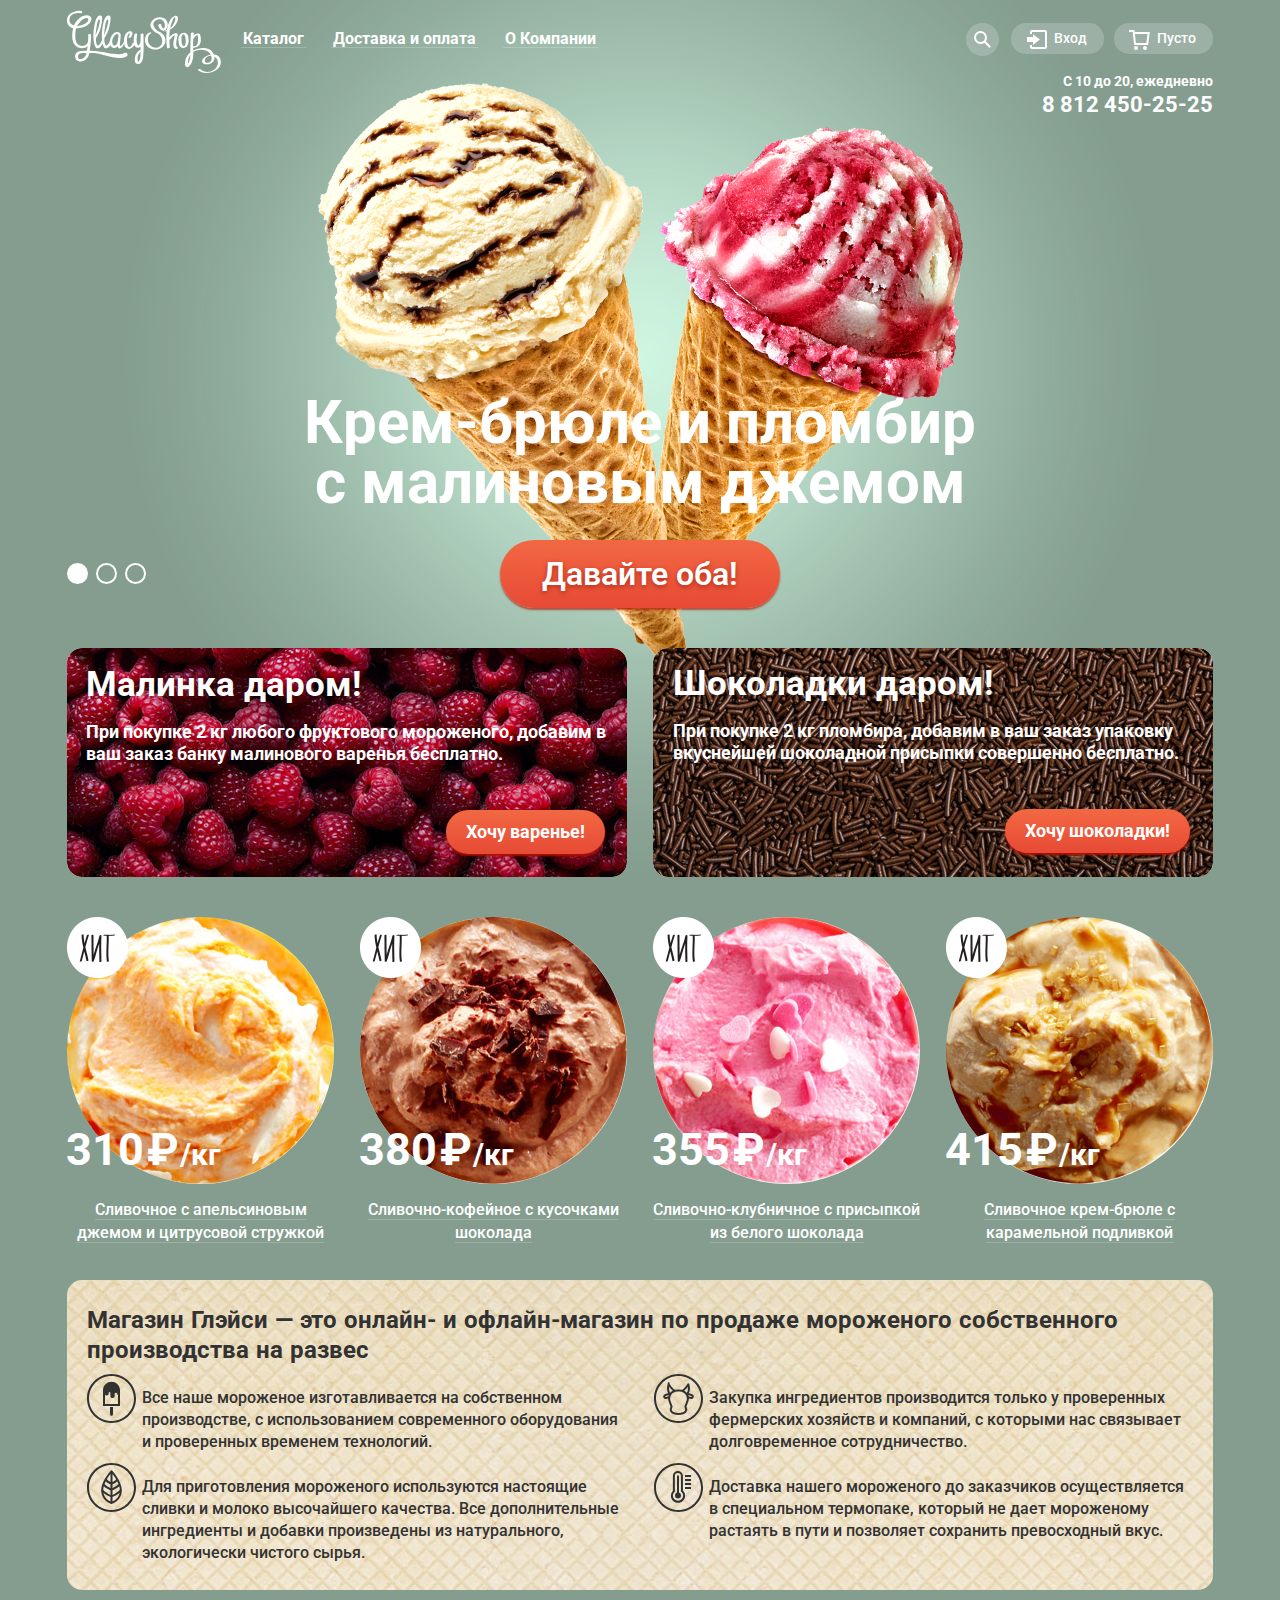
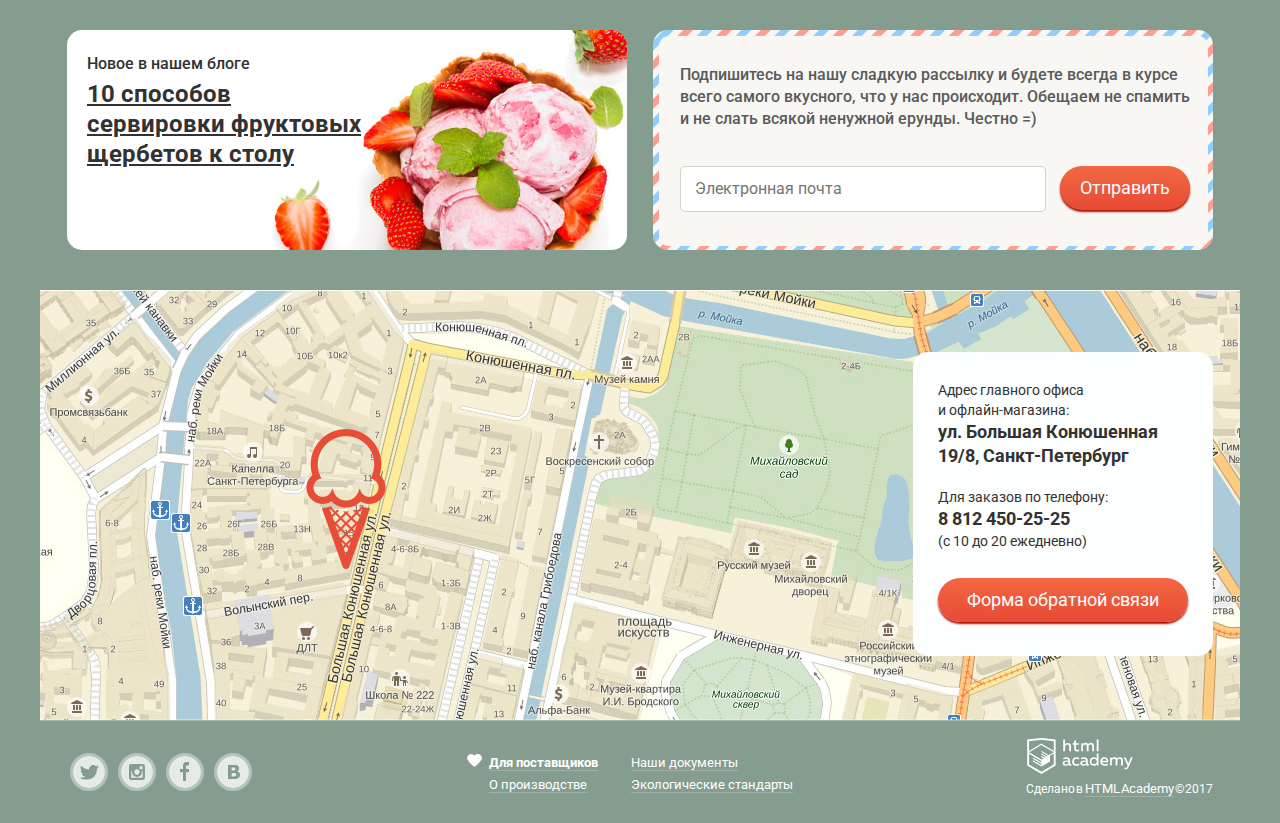
<file: index.html>
<!DOCTYPE html>
<html lang="ru">
   <head>
      <meta charset="utf-8">
      <title>Магазин мороженого "Глейси"</title>
      <link href="https://fonts.googleapis.com/css?family=Roboto:400,500,700&amp;subset=cyrillic" rel="stylesheet">
      <link href="css/normalize.css" rel="stylesheet">
      <link href="css/style.min.css" rel="stylesheet">
   </head>
   <body>
      <header class="main-header">
         <nav class="main-navigation">
            <a class="main-header-logo" href="index.html"><img src="img/logo.svg" width="154" height="64" alt="Логотип магазина Глейси"></a>
            <div class="main-navigation-wrapper">
               <ul class="site-navigation list">
                  <li class="open-catalog">
                     <a  href="#" class="menu upper-menu">Каталог</a>
                     <ul class="down-menu">
                        <li class="new-items"><a class="first-down-menu" href="new_goods.html">Новинки</a></li>
                        <li><a href="catalog.html">Сливочное</a></li>
                        <li><a href="sherbet.html">Щербеты</a></li>
                        <li><a href="fruit_ice.html">Фруктовый лед</a></li>
                        <li class="last-item"><a class="last-down-menu" href="melorin.html">Мелорин</a></li>
                     </ul>
                  </li>
                  <li><a class="menu upper-menu" href="delivery.html">Доставка и оплата</a></li>
                  <li><a class="menu upper-menu" href="about_us.html">О Компании</a></li>
               </ul>
               <ul class="user-navigation">
                  <li>
                     <div class="searching">
                        <div class="search-wrap">
                           <form class="search-form" action="https://echo.htmlacademy.ru/">
                              <input type="search" name="search" placeholder="Что ищем?">
                           </form>
                        </div>
                     </div>
                  </li>
                  <li>
                     <div class="login-info">
                        <a class="login-link menu" href="login.html"><span>Вход</span></a>
                        <div class="login-wrap">
                           <form class="login-form" action="https://echo.htmlacademy.ru/">
                              <input type="email" name="email" placeholder="Электронная почта">
                              <input type="password" name="password" placeholder="Пароль">
                              <div class="entrance">
                                 <input class="button login-button" type="submit" name="submit" value="Войти">
                                 <div class="forget-password">
                                    <a class="restore" href="#">Забыли пароль?</a>
                                    <a class="new-client" href="#">Новая регистрация</a>
                                 </div>
                              </div>
                           </form>
                        </div>
                     </div>
                  </li>
                  <li>
                     <a class="basket menu" href="#" aria-label="Корзина">Пусто</a>
                  </li>
               </ul>
            </div>
         </nav>
      </header>
      <main>
         <div class="index-contacts">
            <div class="time">С 10 до 20, ежедневно</div>
            <div class="phone">8 812 450-25-25</div>
         </div>
         <h1 class="visually-hidden">Магазин мороженого "Глейси"</h1>
         <input class="visually-hidden" type="radio" id="product-1" name="toggle" checked>
         <input class="visually-hidden" type="radio" id="product-2" name="toggle">
         <input class="visually-hidden" type="radio" id="product-3" name="toggle">
         <div class="site-wrapper">
            <div class="container">
               <section class="slider">
                  <div class="slider-controls">
                     <label for="product-1">Первый</label>
                     <label for="product-2">Второй</label>
                     <label for="product-3">Третий</label>
                  </div>
                  <ul class="slider-list">
                     <li class="slider-item slide" id="slide1">
                        <h3 class="slide-title">
                           Крем-брюле и пломбир с малиновым джемом
                        </h3>
                        <a class="slide-button" href="#">Давайте оба!</a>
                     </li>
                     <li class="slider-item slide" id="slide2">
                        <h3 class="slide-title">
                           Шоколадный пломбир и лимонный сорбет
                        </h3>
                        <a class="slide-button" href="#">Давайте оба!</a>
                     </li>
                     <li class="slider-item slide" id="slide3">
                        <h3 class="slide-title">
                           Пломбир с помадкой и клубничный щербет
                        </h3>
                        <a class="slide-button" href="#">Давайте оба!</a>
                     </li>
                  </ul>
               </section>
               <section class="topping-free">
                  <div class="raspberry-free">
                     <h3 class="topping-name">Малинка даром!</h3>
                     <p class="topping-info">При покупке 2 кг любого фруктового мороженого, добавим в ваш заказ банку малинового варенья бесплатно.</p>
                     <a class="button topping-button" href="#">Хочу варенье!</a>
                  </div>
                  <div class="chocolate-free">
                     <h3 class="topping-name">Шоколадки даром!</h3>
                     <p class="topping-info">При покупке 2 кг пломбира, добавим в ваш заказ упаковку вкуснейшей шоколадной присыпки совершенно бесплатно.</p>
                     <a class="button topping-button" href="#">Хочу шоколадки!</a>
                  </div>
               </section>
               <section class="bestseller">
                  <ul class="catalog-list">
                     <li class="catalog-item hit">
                        <h3>
                           <a href="catalog-item.html">Сливочное с апельсиновым джемом и цитрусовой стружкой</a>
                        </h3>
                        <p class="catalog-item-image">
                           <a href="catalog-item.html">
                           <img src="img/1.jpg" width="267" height="267" alt="Сливочное с апельсиновым джемом и цитрусовой стружкой">
                           </a>
                        </p>
                        <p class="catalog-item-price">
                           <strong>310</strong>
                           <span>/кг</span>
                        </p>
                        <a class="button catalog-button" href="#">Быстрый просмотр</a>
                     </li>
                     <li class="catalog-item hit">
                        <h3>
                           <a href="catalog-item.html">Сливочно-кофейное с кусочками шоколада</a>
                        </h3>
                        <p class="catalog-item-image">
                           <a href="catalog-item.html">
                           <img src="img/2.jpg" width="267" height="267" alt="Сливочно-кофейное с кусочками шоколада">
                           </a>
                        </p>
                        <p class="catalog-item-price">
                           <strong>380</strong>
                           <span>/кг</span>
                        </p>
                        <a class="button catalog-button" href="#">Быстрый просмотр</a>
                     </li>
                     <li class="catalog-item hit">
                        <h3>
                           <a href="catalog-item.html">Сливочно-клубничное с присыпкой из белого шоколада</a>
                        </h3>
                        <p class="catalog-item-image">
                           <a href="catalog-item.html">
                           <img src="img/3.jpg" width="267" height="267" alt="Сливочно-клубничное с присыпкой из белого шоколада">
                           </a>
                        </p>
                        <p class="catalog-item-price">
                           <strong>355</strong>
                           <span>/кг</span>
                        </p>
                        <a class="button catalog-button" href="#">Быстрый просмотр</a>
                     </li>
                     <li class="catalog-item hit">
                        <h3>
                           <a href="catalog-item.html">Сливочное крем-брюле с карамельной подливкой</a>
                        </h3>
                        <p class="catalog-item-image">
                           <a href="catalog-item.html">
                           <img src="img/4.jpg" width="267" height="267" alt="Сливочное крем-брюле с карамельной подливкой">
                           </a>
                        </p>
                        <p class="catalog-item-price">
                           <strong>415</strong>
                           <span>/кг</span>
                        </p>
                        <a class="button catalog-button" href="#">Быстрый просмотр</a>
                     </li>
                  </ul>
               </section>
            </div>
         </div>
         <section class="features">
            <h2>Магазин Глэйси — это онлайн- и офлайн-магазин по продаже мороженого собственного производства на развес</h2>
            <div class="feature-list">
               <p class="ice-cream">Все наше мороженое изготавливается на собственном производстве, с использованием современного оборудования и проверенных временем технологий.</p>
               <p class="cow">Закупка ингредиентов  производится только у проверенных фермерских хозяйств и компаний, с которыми нас связывает долговременное сотрудничество.</p>
               <p class="eco">Для приготовления мороженого используются настоящие сливки и молоко высочайшего качества. Все дополнительные ингредиенты и добавки произведены из натурального, экологически чистого сырья.</p>
               <p class="thermometer">Доставка нашего мороженого до заказчиков осуществляется в специальном термопаке, который не дает мороженому растаять в пути и позволяет сохранить превосходный вкус.</p>
            </div>
         </section>
         <div class="container-main">
            <section class="news">
               <h2>Новое в нашем блоге</h2>
               <a href="blog.html">10 способов сервировки фруктовых щербетов к столу</a>          
            </section>
            <section class="follow_us">
               <h2 class="visually-hidden">Подписка на наши новости</h2>
               <p class="follow_news">Подпишитесь на нашу сладкую рассылку и будете всегда в курсе всего самого вкусного, что у нас происходит. Обещаем не спамить и не слать всякой ненужной ерунды. Честно =)</p>
               <form class="follow-form" action="https://echo.htmlacademy.ru/">
                  <input type="email" name="email" placeholder="Электронная почта">
                  <input class="button" type="submit" name="submit" value="Отправить">
               </form>
            </section>
         </div>
         <section class="map-navigation">
            <p class="map-picture"><img src="img/map.jpg" width="1200" height="430" alt="Офис компании по адресу ул. Большая Конюшенная 19/8, Санкт-Петербург"></p>
            <iframe src="https://www.google.com/maps/embed?pb=!1m18!1m12!1m3!1d1998.6037872533268!2d30.320858716070596!3d59.938716481876156!2m3!1f0!2f0!3f0!3m2!1i1024!2i768!4f13.1!3m3!1m2!1s0x4696310fca145cc1%3A0x42b32648d8238007!2z0JHQvtC70YzRiNCw0Y8g0JrQvtC90Y7RiNC10L3QvdCw0Y8g0YPQuy4sIDE5LzgsINCh0LDQvdC60YIt0J_QtdGC0LXRgNCx0YPRgNCzLCDQoNC-0YHRgdC40Y8sIDE5MTE4Ng!5e0!3m2!1sru!2sby!4v1546970540526" width="1200" height="430" allowfullscreen></iframe>
            <div class="contacts-information">
               <h2 class="visually-hidden">Контактная информация</h2>
               <div class="description-info address-description">Адрес главного офиса и офлайн-магазина:</div>
               <div class="main-contacts address-contacts">ул. Большая Конюшенная 19/8, Санкт-Петербург</div>
               <div class="description-info phone-description">Для заказов по телефону:</div>
               <div class="main-contacts">8 812 450-25-25</div>
               <div class="description-info phone-contacts">(с 10 до 20 ежедневно)</div>
               <a class="button feedback-link" href="form.html">Форма обратной связи</a>
            </div>
         </section>
         <section class="modal">
            <form class="form-answer" action="https://echo.htmlacademy.ru/">
               <h3 class="form-feedback">Мы обязательно вам ответим!</h3>
               <input type="text" name="client" placeholder="Как вас зовут?">
               <input type="email" name="email" placeholder="Ваша почта для ответа?">
               <textarea name="message-box" placeholder="Напишите что-нибудь..." rows="7"></textarea>
               <input class="button form-button" type="submit" name="submit" value="Отправить">
            </form>
            <button class="modal-close" type="button">Закрыть</button>
         </section>
      </main>
      <footer class="main-footer">
         <ul class="footer-social">
            <li>
               <a class="social-button" href="#">
                  <span class="visually-hidden">Глейси в Твиттер</span>
                  <svg xmlns="http://www.w3.org/2000/svg" width="32" height="32" viewBox="0 0 32 32">
                     <path fill="#FFF" d="M16 0C7.164 0 0 7.164 0 16c0 8.837 7.164 16 16 16 8.837 0 16-7.163 16-16 0-8.836-7.163-16-16-16zm7.944 12.809c-.251 6.516-3.463 10.832-10.992 10.702h-.486c-.447 0-4.543-.443-5.344-1.823 2.479.19 4.247-.406 5.12-1.136-1.048-.289-2.923-.461-3.251-2.848.384.104.618.221 1.299.113-1.307-.824-2.758-1.519-2.679-3.643.311.317 1.164.518 1.46.457-.768-.233-2.149-3.244-.974-4.781 1.984 1.79 4.075 3.482 7.804 3.643.227-2.214 1.24-3.699 3.168-4.325 1.84-.479 3.255.26 3.901 1.138.737-.224 1.453-.466 2.193-.685-.004.833-.569 1.463-.935 1.709.747.165 1.423-.475 1.423-.475-.184.963-1.094 1.725-1.707 1.954z"/>
                  </svg>
               </a>
            </li>
            <li>
               <a class="social-button" href="#">
                  <span class="visually-hidden">Глейси в Инстаграм</span>
                  <svg xmlns="http://www.w3.org/2000/svg" width="32" height="32" viewBox="0 0 32 32">
                     <g fill="#FFF">
                        <path d="M20.916 16a4.938 4.938 0 1 1-9.877 0c0-.394.051-.773.138-1.14h-.897v6.838h11.396V14.86h-.897c.086.367.137.746.137 1.14z"/>
                        <path d="M15.978 18.659c1.466 0 2.659-1.193 2.659-2.659s-1.193-2.659-2.659-2.659c-1.466 0-2.659 1.193-2.659 2.659s1.192 2.659 2.659 2.659zM18.637 10.302h3.039v3.039h-3.039z"/>
                        <path d="M16 0C7.164 0 0 7.164 0 16c0 8.837 7.164 16 16 16 8.837 0 16-7.163 16-16 0-8.836-7.163-16-16-16zm7.955 21.698a2.285 2.285 0 0 1-2.279 2.279H10.279A2.285 2.285 0 0 1 8 21.698V10.302a2.286 2.286 0 0 1 2.279-2.279h11.396a2.286 2.286 0 0 1 2.279 2.279v11.396z"/>
                     </g>
                  </svg>
               </a>
            </li>
            <li>
               <a class="social-button" href="#">
                  <span class="visually-hidden">Глейси в Фейсбук</span>
                  <svg xmlns="http://www.w3.org/2000/svg" width="32" height="32" viewBox="0 0 32 32">
                     <path fill="#FFF" d="M16 0C7.164 0 0 7.163 0 16s7.164 16 16 16c8.837 0 16-7.164 16-16S24.837 0 16 0zm4.062 9.455h-3.021v3.444h3.021v3.445h-3.021v8.61H14.02v-8.61H11v-3.445h3.021V9.455c0-1.902 1.353-3.445 3.021-3.445h3.021v3.445z"/>
                  </svg>
               </a>
            </li>
            <li>
               <a class="social-button" href="#">
                  <span class="visually-hidden">Глейси в Вконтакте</span>
                  <svg xmlns="http://www.w3.org/2000/svg" width="32" height="32" viewBox="0 0 32 32">
                     <g fill="#FFF">
                        <path d="M16.637 14.495c.402-.019.719-.082.951-.188.326-.145.54-.33.641-.559.101-.229.15-.496.15-.797 0-.232-.058-.465-.174-.697-.116-.232-.322-.405-.617-.517-.264-.1-.592-.155-.984-.165a76.242 76.242 0 0 0-1.652-.014h-.339v2.965h.565c.571 0 1.057-.009 1.459-.028zM18.118 17.084c-.282-.081-.672-.125-1.166-.132a127.97 127.97 0 0 0-1.55-.009h-.79v3.493h.264c1.014 0 1.74-.003 2.18-.009a3.2 3.2 0 0 0 1.212-.245c.377-.157.633-.364.774-.625s.214-.562.214-.9c0-.446-.088-.788-.261-1.03-.17-.241-.464-.423-.877-.543z"/>
                        <path d="M16 0C7.164 0 0 7.164 0 16c0 8.837 7.164 16 16 16 8.837 0 16-7.163 16-16 0-8.836-7.163-16-16-16zm6.602 20.531a3.73 3.73 0 0 1-1.124 1.327c-.552.415-1.161.71-1.823.886s-1.501.264-2.519.264h-6.121V8.987h5.443c1.13 0 1.957.038 2.48.113a5.126 5.126 0 0 1 1.561.5c.533.27.929.632 1.189 1.087.26.455.392.975.392 1.558 0 .678-.179 1.278-.536 1.795-.358.518-.863.92-1.517 1.208v.075c.917.182 1.642.559 2.179 1.13.537.571.807 1.325.807 2.261 0 .678-.138 1.283-.411 1.817z"/>
                     </g>
                  </svg>
               </a>
            </li>
         </ul>
         <ul class="footer-menu">
            <li><a href="#">Для поставщиков</a></li>
            <li><a href="#">Наши документы</a></li>
            <li><a href="#">О производстве</a></li>
            <li><a href="#">Экологические стандарты</a></li>
         </ul>
         <div class="footer-copyright">
            <a class="copyright-logo" href="https://htmlacademy.ru/intensive/htmlcss"><img src="img/icons/logo-htmlacademy.svg" width="108" height="36" alt="Логотип HTML Academy"></a>		
            <p class="copyright-info">
               Сделано в &nbsp;<a href="https://htmlacademy.ru/intensive/htmlcss">HTML Academy</a>&nbsp;© 2017
            </p>
         </div>
      </footer>
      <script src="js/popup.min.js"></script>
   </body>
</html>
</file>
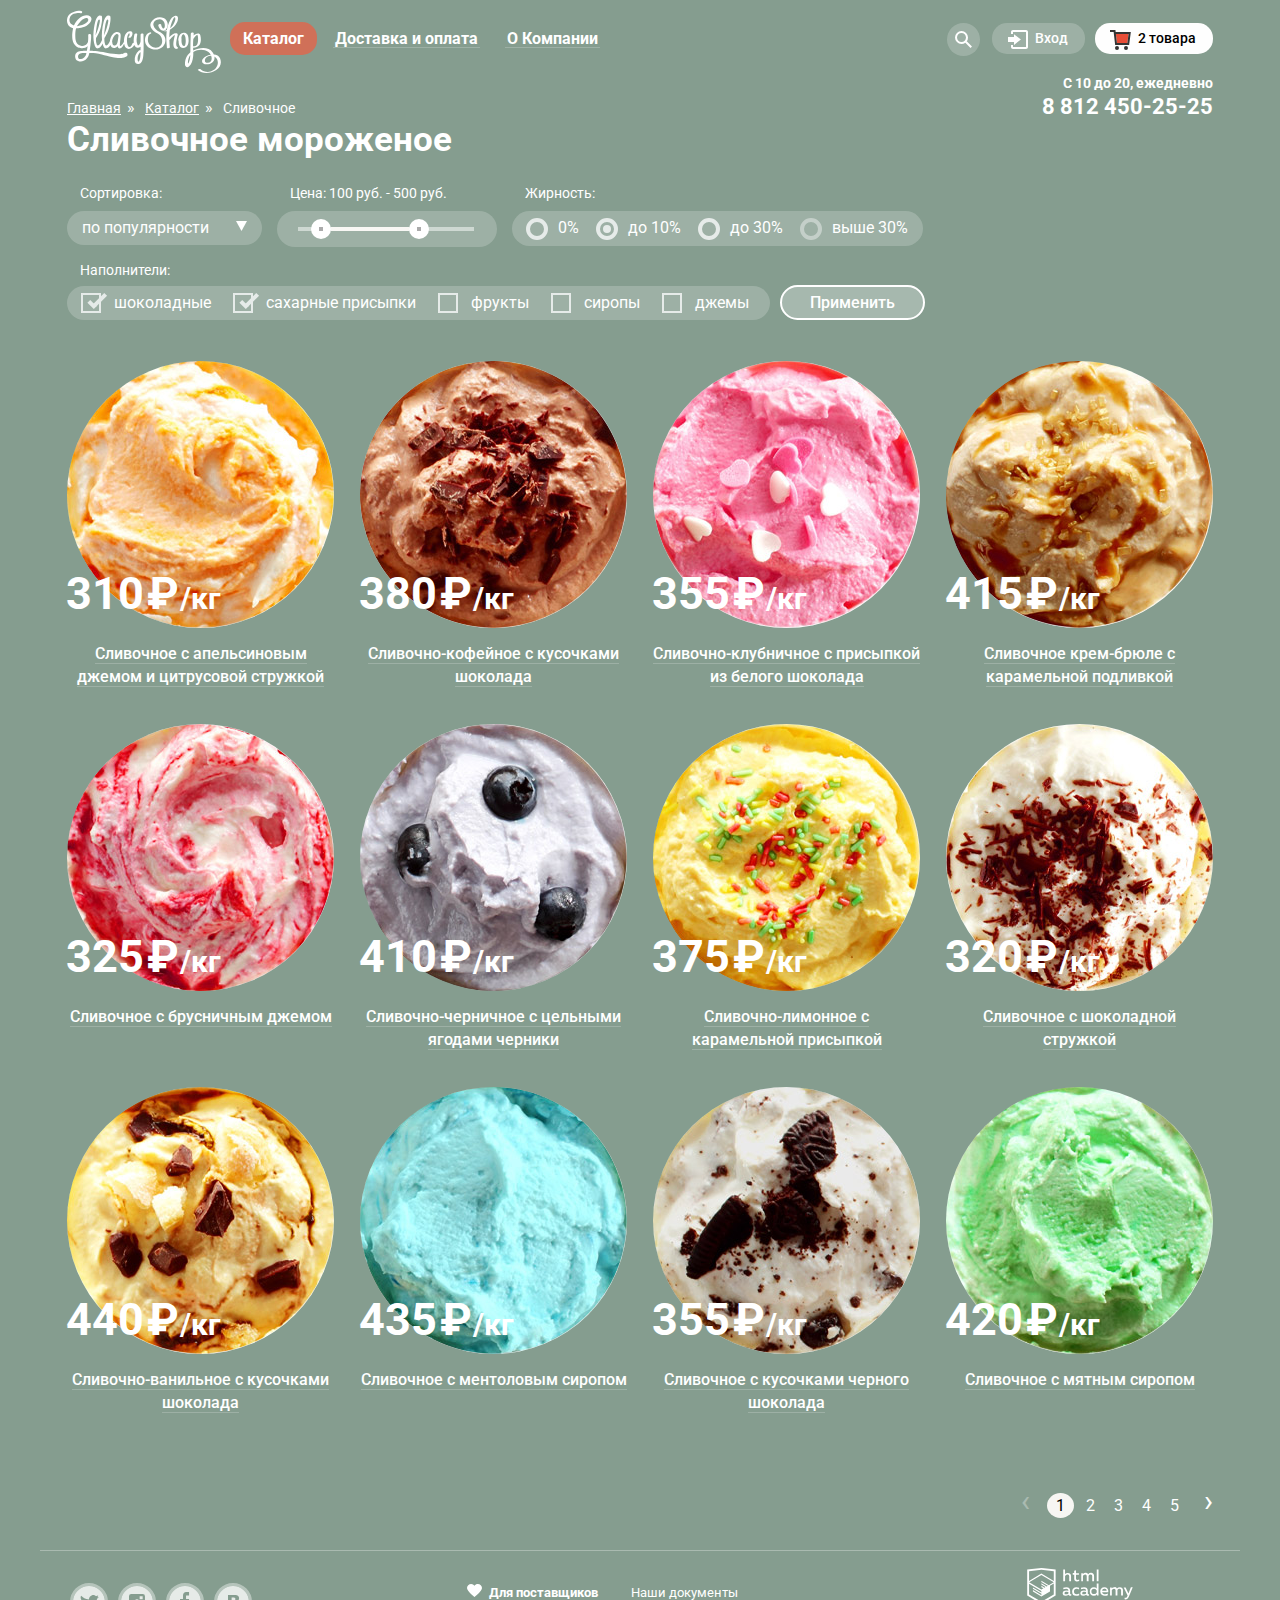
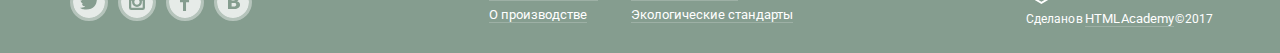
<file: catalog.html>
<!DOCTYPE html>
<html lang="ru">
   <head>
      <meta charset="utf-8">
      <title>Каталог мороженого "Глейси"</title>
      <link href="https://fonts.googleapis.com/css?family=Roboto:400,500,700&amp;subset=cyrillic" rel="stylesheet">
      <link href="css/normalize.css" rel="stylesheet">
      <link href="css/style.min.css" rel="stylesheet">
   </head>
   <body>
      <header class="main-header">
         <nav class="main-navigation">
            <a class="main-header-logo" href="index.html"><img src="img/logo.svg" width="154" height="64" alt="Логотип магазина Глейси"></a>
            <div class="main-navigation-wrapper">
               <ul class="site-navigation list">
                  <li class="open-catalog">
                     <a  class="menu current-position">Каталог</a>
                     <ul class="down-menu">
                        <li class="new-items"><a class="first-down-menu" href="new_goods.html">Новинки</a></li>
                        <li><a class="current-position">Сливочное</a></li>
                        <li><a href="sherbet.html">Щербет</a></li>
                        <li><a href="fruit_ice.html">Фруктовый лед</a></li>
                        <li class="last-item"><a class="last-down-menu" href="melorin.html">Мелорин</a></li>
                     </ul>
                  </li>
                  <li><a class="menu upper-menu" href="delivery.html">Доставка и оплата</a></li>
                  <li><a class="menu upper-menu" href="about_us.html">О Компании</a></li>
               </ul>
               <ul class="user-navigation">
                  <li>
                     <div class="searching">
                        <div class="search-wrap">
                           <form class="search-form" action="https://echo.htmlacademy.ru/">
                              <input type="search" name="search" placeholder="Что ищем?">
                           </form>
                        </div>
                     </div>
                  </li>
                  <li>
                     <div class="login-info">
                        <a class="login-link menu" href="login.html"><span>Вход</span></a>
                        <div class="login-wrap">
                           <form class="login-form" action="https://echo.htmlacademy.ru/">
                              <input type="email" name="email" placeholder="Электронная почта">
                              <input type="password" name="password" placeholder="Пароль">
                              <div class="entrance">
                                 <input class="button login-button" type="submit" name="submit" value="Войти">
                                 <div class="forget-password">
                                    <a class="restore" href="#">Забыли пароль?</a>
                                    <a class="new-client" href="#">Новая регистрация</a>
                                 </div>
                              </div>
                           </form>
                        </div>
                     </div>
                  </li>
                  <li>
                     <div class="basket-sector">
                        <a class="basket-full menu" href="#" aria-label="Корзина">2 товара</a>
                        <div class="basket-wrap">
                           <div class="form-basket">
                              <table class="basket-table">
                                 <caption>Итого: 750 руб.</caption>
                                 <tr>
                                    <td><button class="delete-item" type="button" title="Удалить"><img src="img/icons/x.png" width="10" height="10" alt="Удалить"></button></td>
                                    <td>
                                       <div class="mini-image">
                                          <img src="img/1.jpg" width="33" height="33" alt="Пломбир с апельсиновым джемом">
                                       </div>
                                    </td>
                                    <td class="basket-goods first-product">Пломбир с апельсиновым джемом</td>
                                    <td class="price">1,5 кг x 
                                       <span class="mini-price">200 руб.</span>
                                    </td>
                                    <td class="full-price">300 руб.</td>
                                 </tr>
                                 <tr>
                                    <td><button class="delete-item" type="button" title="Удалить"><img src="img/icons/x.png" width="10" height="10" alt="Удалить"></button></td>
                                    <td>
                                       <div class="mini-image">
                                          <img src="img/3.jpg" width="33" height="33" alt="Клубничный пломбир с присыпкой из белого шоколада">
                                       </div>
                                    </td>
                                    <td class="basket-goods last-product">Клубничный пломбир с присыпкой из белого шоколада</td>
                                    <td class="price">1,5 кг x 
                                       <span class="mini-price">300 руб.</span>
                                    </td>
                                    <td class="full-price">450 руб.</td>
                                 </tr>
                              </table>
                              <a class="page-order button" href="#">Оформить заказ</a>
                           </div>
                        </div>
                     </div>
                  </li>
               </ul>
            </div>
         </nav>
      </header>
      <main class="container">
         <div class="add-menu">
            <ul class="breadcrumbs">
               <li><a href="index.html">Главная</a></li>
               <li><a href="#">Каталог</a></li>
               <li class="breadcrumbs-current">Сливочное</li>
            </ul>
            <div class="contacts-menu">
               <div class="time">С 10 до 20, ежедневно</div>
               <div class="phone">8 812 450-25-25</div>
            </div>
         </div>
         <h1 class="page-title">Сливочное мороженое</h1>
         <form class="filters" action="https://echo.htmlacademy.ru/">
            <fieldset>
               <legend>Сортировка:</legend>
               <div class="sorts">
                  <select class="sort" name="sort">
                     <option value="popular" selected>по популярности</option>
                     <option value="cheap">сначала недорогие</option>
                     <option value="expensive">сначала дорогие</option>
                     <option value="fat">по жирности</option>
                  </select>
               </div>
            </fieldset>
            <fieldset>
               <legend>Цена: 100 руб. - 500 руб.</legend>
               <input class="visually-hidden" type="range" min="100" max="500">
               <div class="range-line">
                  <span class="main-line"></span>
                  <span class="main-line-middle"></span>
               </div>
            </fieldset>
            <fieldset>
               <legend>Жирность:</legend>
               <div class="fat-input">
                  <label class="label-filter fat-label" for="filter-zero-fat">
                  <input type="radio" name="fat" id="filter-zero-fat" class="visually-hidden" value="0 %">
                  <span class="radio-indicator"></span>
                  0%</label>
                  <label class="label-filter fat-label" for="filter-under-10">
                  <input type="radio" name="fat" id="filter-under-10" class="visually-hidden" value="10 %" checked>
                  <span class="radio-indicator"></span>
                  до 10%</label>
                  <label class="label-filter fat-label" for="filter-under-30">
                  <input type="radio" name="fat" id="filter-under-30" value="under 30 %" class="visually-hidden">
                  <span class="radio-indicator"></span>
                  до 30%</label>
                  <label class="label-filter fat-label" for="filter-higher-30">
                  <input type="radio" name="fat" id="filter-higher-30" value="higher 30 %" class="visually-hidden" disabled>
                  <span class="radio-indicator"></span>
                  выше 30%</label>
               </div>
            </fieldset>
            <fieldset>
               <legend>Наполнители:</legend>
               <div class="topping-input">
                  <label class="label-filter topping-label" for="filter-chocolate">
                  <input type="checkbox" name="chocolate" id="filter-chocolate" class="visually-hidden" checked>
                  <span class="checkbox-indicator"></span>
                  шоколадные</label>
                  <label class="label-filter topping-label" for="sugar-topping">
                  <input type="checkbox" name="sugar-topping" id="sugar-topping" class="visually-hidden" checked>
                  <span class="checkbox-indicator"></span>
                  сахарные присыпки</label>
                  <label class="label-filter topping-label" for="filter-fruits">
                  <input type="checkbox" name="fruits" id="filter-fruits" class="visually-hidden">
                  <span class="checkbox-indicator"></span>
                  фрукты</label>
                  <label class="label-filter topping-label" for="filter-syrop">
                  <input type="checkbox" name="syrop" id="filter-syrop" class="visually-hidden">
                  <span class="checkbox-indicator"></span>
                  сиропы</label>
                  <label class="label-filter topping-label" for="filter-jam">
                  <input type="checkbox" name="jam" id="filter-jam" class="visually-hidden">
                  <span class="checkbox-indicator"></span>
                  джемы</label>
               </div>
            </fieldset>
            <input class="button-filters" type="submit" name="submit" value="Применить">
         </form>
         <section class="catalog">
            <h2 class="visually-hidden">Список видов сливочного мороженого</h2>
            <ul class="catalog-list">
               <li class="catalog-item">
                  <h3>
                     <a href="catalog-item.html">Сливочное с апельсиновым джемом и цитрусовой стружкой</a>
                  </h3>
                  <p class="catalog-item-image">
                     <a href="catalog-item.html">
                     <img src="img/1.jpg" width="267" height="267" alt="Сливочное с апельсиновым джемом и цитрусовой стружкой">
                     </a>
                  </p>
                  <p class="catalog-item-price">
                     <strong>310</strong>
                     <span>/кг</span>
                  </p>
                  <a class="button catalog-button" href="#">Быстрый просмотр</a>
               </li>
               <li class="catalog-item">
                  <h3>
                     <a href="catalog-item.html">Сливочно-кофейное с кусочками шоколада</a>
                  </h3>
                  <p class="catalog-item-image">
                     <a href="catalog-item.html">
                     <img src="img/2.jpg" width="267" height="267" alt="Сливочно-кофейное с кусочками шоколада">
                     </a>
                  </p>
                  <p class="catalog-item-price">
                     <strong>380</strong>
                     <span>/кг</span>
                  </p>
                  <a class="button catalog-button" href="#">Быстрый просмотр</a>
               </li>
               <li class="catalog-item">
                  <h3>
                     <a href="catalog-item.html">Сливочно-клубничное с присыпкой из белого шоколада</a>
                  </h3>
                  <p class="catalog-item-image">
                     <a href="catalog-item.html">
                     <img src="img/3.jpg" width="267" height="267" alt="Сливочно-клубничное с присыпкой из белого шоколада">
                     </a>
                  </p>
                  <p class="catalog-item-price">
                     <strong>355</strong>
                     <span>/кг</span>
                  </p>
                  <a class="button catalog-button" href="#">Быстрый просмотр</a>
               </li>
               <li class="catalog-item">
                  <h3>
                     <a href="catalog-item.html">Сливочное крем-брюле с карамельной подливкой</a>
                  </h3>
                  <p class="catalog-item-image">
                     <a href="catalog-item.html">
                     <img src="img/4.jpg" width="267" height="267" alt="Сливочное крем-брюле с карамельной подливкой">
                     </a>
                  </p>
                  <p class="catalog-item-price">
                     <strong>415</strong>
                     <span>/кг</span>
                  </p>
                  <a class="button catalog-button" href="#">Быстрый просмотр</a>
               </li>
               <li class="catalog-item">
                  <h3>
                     <a href="catalog-item.html">Сливочное с брусничным джемом
                     </a>
                  </h3>
                  <p class="catalog-item-image">
                     <a href="catalog-item.html">
                     <img src="img/5.jpg" width="267" height="267" alt="Сливочное с брусничным джемом">
                     </a>
                  </p>
                  <p class="catalog-item-price">
                     <strong>325</strong>
                     <span>/кг</span>
                  </p>
                  <a class="button catalog-button" href="#">Быстрый просмотр</a>
               </li>
               <li class="catalog-item">
                  <h3>
                     <a href="catalog-item.html">Сливочно-черничное с цельными ягодами черники 
                     </a>
                  </h3>
                  <p class="catalog-item-image">
                     <a href="catalog-item.html">
                     <img src="img/6.jpg" width="267" height="267" alt="Сливочно-черничное с цельными ягодами черники">
                     </a>
                  </p>
                  <p class="catalog-item-price">
                     <strong>410</strong>
                     <span>/кг</span>
                  </p>
                  <a class="button catalog-button" href="#">Быстрый просмотр</a>
               </li>
               <li class="catalog-item">
                  <h3>
                     <a href="catalog-item.html">Сливочно-лимонное с карамельной присыпкой 
                     </a>
                  </h3>
                  <p class="catalog-item-image">
                     <a href="catalog-item.html">
                     <img src="img/7.jpg" width="267" height="267" alt="Сливочно-лимонное с карамельной присыпкой">
                     </a>
                  </p>
                  <p class="catalog-item-price">
                     <strong>375</strong>
                     <span>/кг</span>
                  </p>
                  <a class="button catalog-button" href="#">Быстрый просмотр</a>
               </li>
               <li class="catalog-item">
                  <h3>
                     <a href="catalog-item.html">Сливочное с шоколадной стружкой 
                     </a>
                  </h3>
                  <p class="catalog-item-image">
                     <a href="catalog-item.html">
                     <img src="img/8.jpg" width="267" height="267" alt="Сливочное с шоколадной стружкой">
                     </a>
                  </p>
                  <p class="catalog-item-price">
                     <strong>320</strong>
                     <span>/кг</span>
                  </p>
                  <a class="button catalog-button" href="#">Быстрый просмотр</a>
               </li>
               <li class="catalog-item">
                  <h3>
                     <a href="catalog-item.html">Сливочно-ванильное с кусочками шоколада 
                     </a>
                  </h3>
                  <p class="catalog-item-image">
                     <a href="catalog-item.html">
                     <img src="img/9.jpg" width="267" height="267" alt="Сливочно-ванильное с кусочками шоколада">
                     </a>
                  </p>
                  <p class="catalog-item-price">
                     <strong>440</strong>
                     <span>/кг</span>
                  </p>
                  <a class="button catalog-button" href="#">Быстрый просмотр</a>
               </li>
               <li class="catalog-item">
                  <h3>
                     <a href="catalog-item.html">Сливочноe с ментоловым сиропом 
                     </a>
                  </h3>
                  <p class="catalog-item-image">
                     <a href="catalog-item.html">
                     <img src="img/10.jpg" width="267" height="267" alt="Сливочноe с ментоловым сиропома">
                     </a>
                  </p>
                  <p class="catalog-item-price">
                     <strong>435</strong>
                     <span>/кг</span>
                  </p>
                  <a class="button catalog-button" href="#">Быстрый просмотр</a>
               </li>
               <li class="catalog-item">
                  <h3>
                     <a href="catalog-item.html">Сливочное с кусочками черного шоколада 
                     </a>
                  </h3>
                  <p class="catalog-item-image">
                     <a href="catalog-item.html">
                     <img src="img/11.jpg" width="267" height="267" alt="Сливочное с кусочками черного шоколада">
                     </a>
                  </p>
                  <p class="catalog-item-price">
                     <strong>355</strong>
                     <span>/кг</span>
                  </p>
                  <a class="button catalog-button" href="#">Быстрый просмотр</a>
               </li>
               <li class="catalog-item">
                  <h3>
                     <a href="catalog-item.html">Сливочноe с мятным сиропом 
                     </a>
                  </h3>
                  <p class="catalog-item-image">
                     <a href="catalog-item.html">
                     <img src="img/12.jpg" width="267" height="267" alt="Сливочноe с мятным сиропом">
                     </a>
                  </p>
                  <p class="catalog-item-price">
                     <strong>420</strong>
                     <span>/кг</span>
                  </p>
                  <a class="button catalog-button" href="#">Быстрый просмотр</a>
               </li>
            </ul>
         </section>
         <section class="pages">
            <h2 class="visually-hidden">Список страниц</h2>
            <ul class="page-number">
               <li>
                  <a class="page-before">‹</a>
               </li>
               <li>
                  <a class="page-link-current">1</a>
               </li>
               <li>
                  <a class="page-link" href="#">2</a>
               </li>
               <li>
                  <a class="page-link" href="#">3</a>
               </li>
               <li>
                  <a class="page-link" href="#">4</a>
               </li>
               <li>
                  <a class="page-link" href="#">5</a>
               </li>
               <li>
                  <a class="page-next" href="#">›</a>
               </li>
            </ul>
         </section>
      </main>
      <footer class="main-footer">
         <ul class="footer-social">
            <li>
               <a class="social-button" href="#">
                  <span class="visually-hidden">Глейси в Твиттер</span>
                  <svg xmlns="http://www.w3.org/2000/svg" width="32" height="32" viewBox="0 0 32 32">
                     <path fill="#FFF" d="M16 0C7.164 0 0 7.164 0 16c0 8.837 7.164 16 16 16 8.837 0 16-7.163 16-16 0-8.836-7.163-16-16-16zm7.944 12.809c-.251 6.516-3.463 10.832-10.992 10.702h-.486c-.447 0-4.543-.443-5.344-1.823 2.479.19 4.247-.406 5.12-1.136-1.048-.289-2.923-.461-3.251-2.848.384.104.618.221 1.299.113-1.307-.824-2.758-1.519-2.679-3.643.311.317 1.164.518 1.46.457-.768-.233-2.149-3.244-.974-4.781 1.984 1.79 4.075 3.482 7.804 3.643.227-2.214 1.24-3.699 3.168-4.325 1.84-.479 3.255.26 3.901 1.138.737-.224 1.453-.466 2.193-.685-.004.833-.569 1.463-.935 1.709.747.165 1.423-.475 1.423-.475-.184.963-1.094 1.725-1.707 1.954z"/>
                  </svg>
               </a>
            </li>
            <li>
               <a class="social-button" href="#">
                  <span class="visually-hidden">Глейси в Инстаграм</span>
                  <svg xmlns="http://www.w3.org/2000/svg" width="32" height="32" viewBox="0 0 32 32">
                     <g fill="#FFF">
                        <path d="M20.916 16a4.938 4.938 0 1 1-9.877 0c0-.394.051-.773.138-1.14h-.897v6.838h11.396V14.86h-.897c.086.367.137.746.137 1.14z"/>
                        <path d="M15.978 18.659c1.466 0 2.659-1.193 2.659-2.659s-1.193-2.659-2.659-2.659c-1.466 0-2.659 1.193-2.659 2.659s1.192 2.659 2.659 2.659zM18.637 10.302h3.039v3.039h-3.039z"/>
                        <path d="M16 0C7.164 0 0 7.164 0 16c0 8.837 7.164 16 16 16 8.837 0 16-7.163 16-16 0-8.836-7.163-16-16-16zm7.955 21.698a2.285 2.285 0 0 1-2.279 2.279H10.279A2.285 2.285 0 0 1 8 21.698V10.302a2.286 2.286 0 0 1 2.279-2.279h11.396a2.286 2.286 0 0 1 2.279 2.279v11.396z"/>
                     </g>
                  </svg>
               </a>
            </li>
            <li>
               <a class="social-button" href="#">
                  <span class="visually-hidden">Глейси в Фейсбук</span>
                  <svg xmlns="http://www.w3.org/2000/svg" width="32" height="32" viewBox="0 0 32 32">
                     <path fill="#FFF" d="M16 0C7.164 0 0 7.163 0 16s7.164 16 16 16c8.837 0 16-7.164 16-16S24.837 0 16 0zm4.062 9.455h-3.021v3.444h3.021v3.445h-3.021v8.61H14.02v-8.61H11v-3.445h3.021V9.455c0-1.902 1.353-3.445 3.021-3.445h3.021v3.445z"/>
                  </svg>
               </a>
            </li>
            <li>
               <a class="social-button" href="#">
                  <span class="visually-hidden">Глейси в Вконтакте</span>
                  <svg xmlns="http://www.w3.org/2000/svg" width="32" height="32" viewBox="0 0 32 32">
                     <g fill="#FFF">
                        <path d="M16.637 14.495c.402-.019.719-.082.951-.188.326-.145.54-.33.641-.559.101-.229.15-.496.15-.797 0-.232-.058-.465-.174-.697-.116-.232-.322-.405-.617-.517-.264-.1-.592-.155-.984-.165a76.242 76.242 0 0 0-1.652-.014h-.339v2.965h.565c.571 0 1.057-.009 1.459-.028zM18.118 17.084c-.282-.081-.672-.125-1.166-.132a127.97 127.97 0 0 0-1.55-.009h-.79v3.493h.264c1.014 0 1.74-.003 2.18-.009a3.2 3.2 0 0 0 1.212-.245c.377-.157.633-.364.774-.625s.214-.562.214-.9c0-.446-.088-.788-.261-1.03-.17-.241-.464-.423-.877-.543z"/>
                        <path d="M16 0C7.164 0 0 7.164 0 16c0 8.837 7.164 16 16 16 8.837 0 16-7.163 16-16 0-8.836-7.163-16-16-16zm6.602 20.531a3.73 3.73 0 0 1-1.124 1.327c-.552.415-1.161.71-1.823.886s-1.501.264-2.519.264h-6.121V8.987h5.443c1.13 0 1.957.038 2.48.113a5.126 5.126 0 0 1 1.561.5c.533.27.929.632 1.189 1.087.26.455.392.975.392 1.558 0 .678-.179 1.278-.536 1.795-.358.518-.863.92-1.517 1.208v.075c.917.182 1.642.559 2.179 1.13.537.571.807 1.325.807 2.261 0 .678-.138 1.283-.411 1.817z"/>
                     </g>
                  </svg>
               </a>
            </li>
         </ul>
         <ul class="footer-menu">
            <li><a href="#">Для поставщиков</a></li>
            <li><a href="#">Наши документы</a></li>
            <li><a href="#">О производстве</a></li>
            <li><a href="#">Экологические стандарты</a></li>
         </ul>
         <div class="footer-copyright">
            <a class="copyright-logo" href="https://htmlacademy.ru/intensive/htmlcss"><img src="img/icons/logo-htmlacademy.svg" width="108" height="36" alt="Логотип HTML Academy"></a>		
            <p class="copyright-info">
               Сделано в &nbsp;<a href="https://htmlacademy.ru/intensive/htmlcss">HTML Academy</a>&nbsp;© 2017
            </p>
         </div>
      </footer>
   </body>
</html>
</file>
<file: css/style.min.css>
body{margin-left:auto;margin-right:auto;padding:0;width:1200px;font-family:"Roboto",Arial,sans-serif;font-size:16px;line-height:22px;font-weight:400;color:#fff;background-color:#849d8f;background-image:url("../img/main_background.jpg");background-position:top center;background-repeat:repeat}.button{display:inline-block;vertical-align:baseline;min-width:30px;padding:10px 20px;border:none;text-align:center;line-height:24px;overflow:hidden;text-decoration:none;font-size:18px;color:#fff;background-image:-webkit-gradient(linear,left bottom,left top,from(#e74a35),to(#f26843));background-image:-webkit-linear-gradient(bottom,#e74a35,#f26843);background-image:-o-linear-gradient(bottom,#e74a35,#f26843);background-image:linear-gradient(to top,#e74a35,#f26843);border-radius:30px;-webkit-box-shadow:0 2px 2px 0 #ac1000;box-shadow:0 2px 2px 0 #ac1000}.button:hover{background-image:-webkit-gradient(linear,left bottom,left top,from(#ec6f5e),to(#f58669));background-image:-webkit-linear-gradient(bottom,#ec6f5e,#f58669);background-image:-o-linear-gradient(bottom,#ec6f5e,#f58669);background-image:linear-gradient(to top,#ec6f5e,#f58669);-webkit-box-shadow:0 2px 2px 0 #ac1000;box-shadow:0 2px 2px 0 #ac1000}.button:active{background-image:-webkit-gradient(linear,left bottom,left top,from(#e1613e),to(#d74632));background-image:-webkit-linear-gradient(bottom,#e1613e,#d74632);background-image:-o-linear-gradient(bottom,#e1613e,#d74632);background-image:linear-gradient(to top,#e1613e,#d74632);-webkit-box-shadow:inset 0 2px 2px 0 #942718;box-shadow:inset 0 2px 2px 0 #942718}.main-header{width:auto;padding:0 27px;min-height:70px;position:relative;z-index:1}.main-navigation{display:-webkit-box;display:-ms-flexbox;display:flex}.main-header-logo{width:154;height:64;padding-top:10px;padding-right:22px}.main-navigation-wrapper{width:970px;padding-top:30px;display:-webkit-box;display:-ms-flexbox;display:flex;-webkit-box-pack:justify;-ms-flex-pack:justify;justify-content:space-between;-webkit-box-align:start;-ms-flex-align:start;align-items:flex-start;-webkit-box-orient:horizontal;-webkit-box-direction:normal;-ms-flex-direction:row;flex-direction:row}.site-navigation{margin:0;padding:0;width:660px;position:relative;font-weight:700;font-size:16px;line-height:18px}.user-navigation{margin:0;padding:0;width:280px;display:-webkit-box;display:-ms-flexbox;display:flex;-webkit-box-pack:end;-ms-flex-pack:end;justify-content:flex-end;list-style:none;font-weight:500;font-size:14px;line-height:16px;position:relative}.menu{color:#fff;margin:0;padding:0}.upper-menu{padding:7px 13px;margin-left:-13px;margin-right:12px;text-decoration:none;position:relative}.upper-menu::after{content:"";position:absolute;left:11px;right:11px;top:25px;height:1px;background:rgba(255,255,255,0.2)}.list>li{display:inline-block;vertical-align:top;margin-right:0;padding-top:0;padding-bottom:10px}.open-catalog{position:relative}.down-menu{font-size:14px;line-height:16px;font-weight:400;list-style:none;position:absolute;z-index:1;margin:0;padding-top:5px;top:26px;left:-59px;width:144px;display:none}.down-menu li{background-color:#f7f6f3}.down-menu li:first-child{border-radius:5px 5px 0 0;font-weight:700;display:block}.down-menu li:last-child{border-radius:0 0 5px 5px}.down-menu a{padding:10px 20px 5px;margin:0;display:block;color:#323232;text-decoration:none}.new-items a{padding:11px 20px}.last-item a{padding:9px 20px 13px}.open-catalog:hover .down-menu{display:block}.down-menu li:first-child::after{content:"";position:absolute;top:43px;left:48px;width:128px;height:1px;background-color:#d1d0ce}.down-menu a:hover{background-color:#fbded7}.down-menu a:focus{background-color:#f6b5a5}.first-down-menu:hover{border-radius:5px 5px 0 0}.last-down-menu:hover{border-radius:0 0 5px 5px}.list,.footer-menu{list-style:none}.upper-menu:hover{color:#323232;background-color:#f7f6f3;border-radius:15px;padding:7px 13px;margin-left:-13px;margin-right:12px}.upper-menu:focus{color:#323232;background-color:#f7f6f3;border-radius:15px;padding:7px 13px;-webkit-box-shadow:0 2px 2px #696969 inset;box-shadow:0 2px 2px #696969 inset}.current-position{color:#fff;text-decoration:none;background-color:#d07058;padding:7px 13px;margin-left:-13px;margin-right:14px}.open-catalog>.current-position{border-radius:15px}.basket{position:relative;text-decoration:none;padding:7px 17px 8px 43px;background-color:rgba(255,255,255,0.2);border-radius:15px;margin:0;margin-left:10px}.basket::before{content:"";width:21px;height:20px;position:absolute;left:15px;background-image:url("../img/icons/basket.svg");background-repeat:no-repeat}.basket:hover{color:#323232;background-color:rgba(255,255,255,1.0)}.basket:hover::before{content:"";width:21px;height:20px;position:absolute;left:15px;background-image:url("../img/icons/basket-red.svg");background-repeat:no-repeat}.basket-sector{position:relative}.basket-full{position:relative;text-decoration:none;padding:7px 17px 8px 43px;background-color:rgba(255,255,255,0.99);color:black;font-weight:500;border-radius:15px;margin-right:0;margin-left:10px}.basket-full::before{content:"";width:21px;height:20px;position:absolute;left:15px;background-image:url("../img/icons/basket-red.svg");background-repeat:no-repeat}.basket-wrap{padding-top:10px;position:absolute;top:15px;right:0}.form-basket{display:none;min-width:520px;background-color:#f8f7f4;color:#4c4c4c;font-size:13px;line-height:16px;padding:20px 4px 22px 15px;margin-top:5px;border-radius:5px;z-index:2}.basket-table{caption-side:bottom;font-weight:400;border-bottom:1px solid #cacac7}.basket-table caption{text-align:right;font-weight:700;padding:14px 0 13px;font-size:15px;line-height:18px}.delete-item{border:none;background-color:transparent;margin-top:-10px;margin-right:10px;padding:0;vertical-align:top}.mini-image{margin-top:-17px;margin-right:9px;padding:0}.mini-image img{background-clip:content-box;border-radius:50%}.basket-goods{width:220px;display:inline-block;vertical-align:middle;margin-right:25px;padding-top:7px;padding-bottom:28px}.last-product{padding-bottom:15px}.price{width:105px;margin-right:5px;display:inline-block;vertical-align:middle;padding-top:7px;padding-bottom:7px;vertical-align:top}.mini-price{color:#b2b2b1}.full-price{display:inline-block;vertical-align:middle;padding-top:7px;padding-bottom:7px;padding-left:12px;padding-right:16px;vertical-align:top;margin-right:0}.basket-sector:hover .form-basket{display:block}.page-order{display:block;max-width:160px;padding:10px 6px;margin-left:auto;margin-right:10px}.login-link{position:relative;text-decoration:none;padding:7px 17px 8px 43px;background-color:rgba(255,255,255,0.2);border-radius:15px;margin:0;margin-left:10px}.login-link::before{content:"";width:21px;height:19px;position:absolute;left:16px;background-image:url("../img/icons/entrance.svg");background-repeat:no-repeat;background-position:0 0}.login-link:hover{color:#323232;background-color:rgba(255,255,255,1.0)}.login-link:hover::before{background-image:url("../img/icons/entrance-hover.svg")}.login-info{position:relative}.login-wrap{padding-top:20px}.login-form{display:none;position:absolute;top:30px;right:0;background-color:#f8f7f4;border-radius:5px;padding:20px 16px 18px 20px}.login-form input:not(.button){padding:9px 13px 8px;margin-bottom:20px;width:240px;border-radius:5px;-webkit-box-sizing:border-box;box-sizing:border-box;font-family:inherit;font-size:14px;line-height:24px;font-weight:400;color:black;background-color:#fff;border:1px solid #d3d3d2}.login-button{min-width:100px;border-radius:20px;max-height:45px}.entrance{display:-webkit-box;display:-ms-flexbox;display:flex;-webkit-box-pack:justify;-ms-flex-pack:justify;justify-content:space-between;width:242px;padding:0;margin:0}.forget-password{display:-webkit-box;display:-ms-flexbox;display:flex;-webkit-box-orient:vertical;-webkit-box-direction:normal;-ms-flex-direction:column;flex-direction:column;-webkit-box-pack:start;-ms-flex-pack:start;justify-content:flex-start;-webkit-box-align:start;-ms-flex-align:start;align-items:flex-start;width:122px;margin:0;padding:0;font-weight:400}.forget-password a{font-size:13px;line-height:24px;color:#323232}.forget-password a:hover,.forget-password a:hover{color:#e84d37}.login-form input:hover:not(.button){border:2px solid #d3d3d2;padding:8px 12px 7px}.login-form input:focus:not(.button){border:2px solid #8fbdec;padding:8px 12px 7px;outline:none}.login-info:hover .login-form{display:block}.searching{position:relative;width:37px}.searching::after{content:"";position:absolute;width:33px;height:33px;background:url("../img/icons/loupe.svg"),rgba(255,255,255,0.2);background-position:center;background-repeat:no-repeat;top:-7px;left:2px;border-radius:50%}.search-wrap{padding-top:15px;position:absolute;top:15px;right:2px}.search-form{display:none;background-color:#f8f7f4;border-radius:5px}.search-form input{padding:10px 13px;margin:20px 15px;width:310px;border-radius:5px;-webkit-box-sizing:border-box;box-sizing:border-box;font-family:inherit;font-size:14px;line-height:24px;font-weight:400;color:black;background-color:#fff;border:1px solid #d3d3d2}.search-form input:hover{border:2px solid #d3d3d2;padding:9px 12px}.search-form input:focus{border:2px solid #8fbdec;outline:none;padding:9px 12px}.searching:hover::after{background:url("../img/icons/loupe-hover.svg"),rgba(255,255,255,1.0);background-position:center;background-repeat:no-repeat;top:-10px;left:0}.searching:hover .search-form{display:block}.site-wrapper{min-width:940px;margin-top:-118px;background-color:#849d8f;background-image:url("../img/slider-item1.png");background-repeat:no-repeat;background-position:top center;-webkit-transition:background-image 0.5s ease,background-color 0.5s ease;-o-transition:background-image 0.5s ease,background-color 0.5s ease;transition:background-image 0.5s ease,background-color 0.5s ease}.site-wrapper::before,.site-wrapper::after{content:"";visibility:hidden}.site-wrapper::before{background-image:url("../img/slider-item2.png")}.site-wrapper::after{background-image:url("../img/slider-item3.png")}.container{width:auto;margin:0 auto;padding:0 27px}.slide{display:none}.slider{position:relative;padding-top:393px;text-align:center;color:#fff}.slider-list{margin:0;padding:0;list-style:none}.slide-title{width:700px;margin:0 auto;margin-bottom:27px;font-size:60px;line-height:60px;font-weight:700}#product-1:checked~.site-wrapper{background-color:#849d8f;background-image:url("../img/slider-item1.png")}#product-2:checked~.site-wrapper{background-color:#8996a6;background-image:url("../img/slider-item2.png")}#product-3:checked~.site-wrapper{background-color:#9d8b84;background-image:url("../img/slider-item3.png")}#product-1:checked~.site-wrapper #slide1,#product-2:checked~.site-wrapper #slide2,#product-3:checked~.site-wrapper #slide3{display:block}#product-1:checked~.site-wrapper label[for="product-1"],#product-2:checked~.site-wrapper label[for="product-2"],#product-3:checked~.site-wrapper label[for="product-3"]{background-color:#fff}.slide-button{display:inline-block;vertical-align:top;padding:12px 42px;margin-bottom:40px;font-weight:600;font-size:32px;line-height:44px;text-align:center;color:#fff;vertical-align:top;text-decoration:none;text-shadow:0 2px 5px rgba(160,32,11,0.76);background:#f26843;background:-webkit-gradient(linear,left top,left bottom,from(#f26843),to(#e74a35));background:-webkit-linear-gradient(top,#f26843 0,#e74a35 100%);background:-o-linear-gradient(top,#f26843 0,#e74a35 100%);background:linear-gradient(to bottom,#f26843 0,#e74a35 100%);border-radius:50px;-webkit-box-shadow:0 2px 2px rgba(172,16,0,0.64);box-shadow:0 2px 2px rgba(172,16,0,0.64);border:none;cursor:pointer}.slide-button:hover{background:-webkit-gradient(linear,left top,left bottom,from(#f58669),to(#ec6f5e));background:-webkit-linear-gradient(top,#f58669 0,#ec6f5e 100%);background:-o-linear-gradient(top,#f58669 0,#ec6f5e 100%);background:linear-gradient(to bottom,#f58669 0,#ec6f5e 100%);-webkit-box-shadow:0 2px 2px rgba(172,16,0,1);box-shadow:0 2px 2px rgba(172,16,0,1)}.slide-button:active{background:-webkit-gradient(linear,left top,left bottom,from(#d84732),to(#e1613e));background:-webkit-linear-gradient(top,#d84732 0,#e1613e 100%);background:-o-linear-gradient(top,#d84732 0,#e1613e 100%);background:linear-gradient(to bottom,#d84732 0,#e1613e 100%);-webkit-box-shadow:inset 0 2px 2px rgba(172,16,0,1);box-shadow:inset 0 2px 2px rgba(172,16,0,1)}.slider-controls{position:absolute;bottom:63px;left:0;z-index:2;font-size:0}.slider-controls label{display:inline-block;vertical-align:top;width:17px;height:17px;margin-right:8px;vertical-align:top;background-color:transparent;border:2px solid #fff;border-radius:50%;cursor:pointer}.topping-free{margin-bottom:30px;display:-webkit-box;display:-ms-flexbox;display:flex;-webkit-box-pack:justify;-ms-flex-pack:justify;justify-content:space-between;-ms-flex-wrap:wrap;flex-wrap:wrap}.raspberry-free{display:block;padding:16px 19px 23px;background:#780512;background-image:url("../img/raspberry_background.jpg");width:522px;background-position:top center;background-repeat:no-repeat;border-radius:15px;background-size:cover}.chocolate-free{display:block;padding:15px 20px 23px;background:#522514;background-image:url("../img/chocolate_background.jpg");width:520px;background-position:top center;background-repeat:no-repeat;border-radius:15px;background-size:cover}.topping-name{margin:0;margin-bottom:16px;padding:0;font-size:35px;line-height:41px;font-weight:700}.topping-info{margin:0;margin-bottom:45px;padding:0;font-size:18px;line-height:22px;font-weight:700}.topping-button{float:right;font-weight:700;margin-right:3px}.bestseller{margin-bottom:-40px}.features{color:#323232;text-align:left;background:#fae4b4;background-image:url("../img/waffle_background.jpg");background-size:cover;background-position:top center;background-repeat:no-repeat;border-radius:15px;width:auto;margin:0 27px 40px 27px}.features>h2{font-size:24px;line-height:30px;word-spacing:1px;font-weight:700;width:auto;padding:25px 5px 10px 20px;margin:0}.feature-list{display:-webkit-box;display:-ms-flexbox;display:flex;-webkit-box-pack:justify;-ms-flex-pack:justify;justify-content:space-between;-ms-flex-wrap:wrap;flex-wrap:wrap;min-width:900px;padding:12px 20px 3px 20px}.feature-list>p{font-weight:500;width:479px;padding:0 5px 23px 55px;margin:0;display:block}.ice-cream{position:relative}.ice-cream::before{content:"";position:absolute;width:49px;height:49px;background:url("../img/icons/ice-cream.svg");background-repeat:no-repeat;left:0;top:-13px}.eco{position:relative}.eco::before{content:"";position:absolute;width:49px;height:49px;background:url("../img/icons/eco.svg");background-repeat:no-repeat;left:0;top:-13px}.cow{position:relative}.cow::before{content:"";position:absolute;width:49px;height:49px;background:url("../img/icons/cow.svg");background-repeat:no-repeat;left:0;top:-13px}.thermometer{position:relative}.thermometer::before{content:"";position:absolute;width:49px;height:49px;background:url("../img/icons/thermometer.svg");background-repeat:no-repeat;left:0;top:-13px}.container-main{display:-webkit-box;display:-ms-flexbox;display:flex;-webkit-box-pack:justify;-ms-flex-pack:justify;justify-content:space-between;padding:0 27px}.news{text-align:left;background:#ffffff;background-image:url("../img/strawberry_background.jpg");background-position:left;background-repeat:no-repeat;height:220px;width:560px;border-radius:15px;margin-bottom:40px;padding:0}.news h2{color:#323232;font-size:16px;line-height:22px;font-weight:500;padding:23px 20px 4px 20px;margin:0}.news a{color:#323232;font-size:24px;line-height:30px;font-weight:700;padding:0;padding-left:20px;margin:0;width:285px;display:inline-block;vertical-align:top}.news a:hover{color:#e84d37}.follow_us{height:220px;width:560px;background-color:#f8f7f4;background:#f9f8f3;background-image:url("../img/background_post.png"),url("../img/border_post.png");background-position:center;background-repeat:no-repeat;margin-bottom:40px;font-size:16px;line-height:22px;color:#5a5a5a;font-weight:400;text-transform:none;border-radius:15px}.follow_news{color:#5a5a5a;font-weight:500;padding:34px 20px 30px 27px;margin:0}.follow-form{padding:6px 20px 35px 27px}.follow-form input:first-child{display:inline-block;vertical-align:top;margin-right:10px;width:336px;border-radius:5px;padding:10px 14px;font-size:16px;line-height:24px;color:black;border:1px solid #d3d3d2}.follow-form input:first-child:hover{border:2px solid #d3d3d2;padding:9px 13px}.follow-form input:first-child:focus{border:2px solid #8fbdec;padding:9px 13px;outline:none}.map-navigation{position:relative;min-height:430px}.map-picture{position:absolute;top:0;left:0;padding:0;margin:0}.map-navigation iframe{border:none;position:absolute;top:0;left:0}.contacts-information{position:absolute;z-index:2;width:250px;background-color:#fdfefe;color:#323232;top:62px;right:0;margin-right:27px;padding:28px 25px;border-radius:15px}.feedback-link{min-width:210px}.address-contacts{padding-bottom:19px}.phone-contacts{padding-bottom:27px}.description-info{font-size:14px;line-height:20px;font-weight:400;margin-bottom:0}.address-description{width:155px}.main-contacts{font-size:18px;line-height:24px;font-weight:700}@-webkit-keyframes bounce{0%{-webkit-transform:translateY(2000px);transform:translateY(2000px)}70%{-webkit-transform:translateY(30px);transform:translateY(30px)}90%{-webkit-transform:translateY(-10px);transform:translateY(-10px)}100%{-webkit-transform:translateY(0);transform:translateY(0)}}@keyframes bounce{0%{-webkit-transform:translateY(2000px);transform:translateY(2000px)}70%{-webkit-transform:translateY(30px);transform:translateY(30px)}90%{-webkit-transform:translateY(-10px);transform:translateY(-10px)}100%{-webkit-transform:translateY(0);transform:translateY(0)}}@-webkit-keyframes shake{0%,100%{-webkit-transform:translateX(0);transform:translateX(0)}10%,30%,50%,70%,90%{-webkit-transform:translateX(-10px);transform:translateX(-10px)}20%,40%,60%,80%{-webkit-transform:translateX(10px);transform:translateX(10px)}}@keyframes shake{0%,100%{-webkit-transform:translateX(0);transform:translateX(0)}10%,30%,50%,70%,90%{-webkit-transform:translateX(-10px);transform:translateX(-10px)}20%,40%,60%,80%{-webkit-transform:translateX(10px);transform:translateX(10px)}}.modal{position:fixed;top:95px;left:50%;margin-left:-237px;width:432px;background:#f8f7f4;border-radius:10px;padding:17px 23px 26px;display:none;z-index:2}.modal-show{display:block;-webkit-animation:bounce 0.6s;animation:bounce 0.6s}.modal-error{-webkit-animation:shake 0.6s;animation:shake 0.6s}.form-answer{display:-webkit-box;display:-ms-flexbox;display:flex;-webkit-box-orient:vertical;-webkit-box-direction:normal;-ms-flex-direction:column;flex-direction:column}.form-feedback{font-size:24px;line-height:28px;font-weight:500;font-family:inherit;color:#323232;margin:0 48px 19px 0}.form-answer input:not(:last-child){margin-bottom:20px;margin-left:2px;width:237px;padding:9px 13px;font-size:16px;line-height:24px;color:black;border-radius:5px;border:1px solid #d3d3d2}.form-answer input:not(:last-child):hover{border:2px solid #d3d3d2;padding:8px 12px;border-radius:5px}.form-answer input:not(:last-child):focus{border:2px solid #8fbdec;padding:8px 12px;border-radius:5px;outline:none}.form-answer textarea{padding:10px 16px 14px 13px;border-radius:5px;margin-bottom:25px;margin-left:2px;border:1px solid #d3d3d2;color:black}.form-answer textarea:hover{border:2px solid #d3d3d2;padding:9px 15px 13px 12px;border-radius:5px}.form-answer textarea:focus{border:2px solid #8fbdec;padding:9px 15px 13px 12px;border-radius:5px}.form-button{display:block;margin-left:auto;margin-right:4px;min-width:32px;padding:10px 22px}.modal-close{position:absolute;top:15px;right:18px;width:22px;height:22px;font-size:0;background-color:transparent;border:0;cursor:pointer}.modal-close::before,.modal-close::after{content:"";position:absolute;top:10px;left:2px;width:25px;height:2px;background-color:#323232}.modal-close::before{-webkit-transform:rotate(45deg);-ms-transform:rotate(45deg);transform:rotate(45deg)}.modal-close::after{-webkit-transform:rotate(-45deg);-ms-transform:rotate(-45deg);transform:rotate(-45deg)}.main-footer{width:auto;padding:18px 27px 25px;display:-webkit-box;display:-ms-flexbox;display:flex;-webkit-box-align:start;-ms-flex-align:start;align-items:flex-start;position:relative}.main-footer::before{content:"";position:absolute;height:1px;width:1146px;padding:0 27px;background:rgba(255,255,255,0.3);top:0;left:0}.footer-social{display:-webkit-box;display:-ms-flexbox;display:flex;-ms-flex-wrap:wrap;flex-wrap:wrap;width:200px;margin:0 190px 5px 3px;padding:0;padding-top:15px;list-style:none}.footer-social li{margin-right:10px}.social-button{display:-webkit-box;display:-ms-flexbox;display:flex;width:32px;height:32px;-webkit-box-align:center;-ms-flex-align:center;align-items:center;-webkit-box-pack:center;-ms-flex-pack:center;justify-content:center;opacity:0.8;border:3px solid #c2cec7;border-radius:50%}.social-button:hover{opacity:1.0}.social-button:active{opacity:1.0;border:3px solid #dae2de}.social-button:active path{fill:#e9e9e9}.footer-menu{display:-webkit-box;display:-ms-flexbox;display:flex;-ms-flex-wrap:wrap;flex-wrap:wrap;-webkit-box-align:start;-ms-flex-align:start;align-items:flex-start;width:350px;margin:0;padding-left:2px;padding-top:13px;font-weight:400;list-style:none}.footer-menu li{padding-left:27px;min-width:115px;display:inline-block;vertical-align:baseline}.footer-menu li:first-child{font-weight:700;position:relative}.footer-menu li:first-child::before{content:"";position:absolute;width:15px;height:13px;background:url("../img/icons/heart.svg");background-repeat:no-repeat;left:5px;top:3px}.footer-menu a,.copyright-info a{font-size:13px;line-height:16px;text-transform:none;text-decoration:none;color:#fff;border-bottom:1px solid rgba(255,255,255,0.2)}.footer-menu a:hover,.footer-menu a:focus,.copyright-info a:hover,.copyright-info a:focus{color:#ffbc9e}.footer-copyright{margin:0;margin-left:auto;padding-top:0;padding-left:80px;display:-webkit-box;display:-ms-flexbox;display:flex;-webkit-box-orient:vertical;-webkit-box-direction:normal;-ms-flex-direction:column;flex-direction:column;-webkit-box-pack:start;-ms-flex-pack:start;justify-content:flex-start}.copyright-logo{padding-top:0}.copyright-info{display:block;max-width:190px;margin:0 0 0px auto;font-size:12px;line-height:18px;word-spacing:-2px;font-weight:400;padding:0}.inner-header{width:auto;padding:0 27px;min-height:120px}.add-menu{display:-webkit-box;display:-ms-flexbox;display:flex;-webkit-box-pack:justify;-ms-flex-pack:justify;justify-content:space-between;-webkit-box-align:end;-ms-flex-align:end;align-items:flex-end;min-height:40px;margin-top:-15px;padding-top:7px}.index-contacts{display:-webkit-box;display:-ms-flexbox;display:flex;-webkit-box-orient:vertical;-webkit-box-direction:normal;-ms-flex-direction:column;flex-direction:column;-webkit-box-align:end;-ms-flex-align:end;align-items:flex-end;margin-right:27px;margin-top:-7px;min-width:175px;min-height:45px}.time{font-size:14px;line-height:16px;font-weight:700;text-align:right;padding-bottom:4px}.phone{font-size:22px;line-height:24px;font-weight:700}.breadcrumbs{list-style:none;width:230px;padding:0;margin:25px 0 0}.breadcrumbs li{display:inline;margin:0;padding:0}.breadcrumbs a{font-size:14px;line-height:16px;color:#fff}.breadcrumbs a:hover,.breadcrumbs a:focus{color:#ffbc9e}.breadcrumbs li:not(:last-child):after{content:"»";padding:0 6px;text-decoration:none}.breadcrumbs-current{text-decoration:none;font-size:14px;line-height:16px}.page-title{font-size:35px;line-height:41px;padding:0;padding-bottom:10px;margin:0}.filters{display:-webkit-box;display:-ms-flexbox;display:flex;-ms-flex-wrap:wrap;flex-wrap:wrap;min-width:900px;margin:0;margin-bottom:31px;padding:0}.filters fieldset{border:none;padding:0;margin:5px 15px 0 0;border-radius:15px}.sorts{background:url("../img/icons/icon-down.svg");background-repeat:no-repeat;background-position:169px 10px}.sort{-webkit-appearance:none;-moz-appearance:none;appearance:none;color:#fff;margin:0;width:195px;padding:8px 30px 8px 15px;border:none;border-radius:20px;background-color:rgba(255,255,255,0.2);font-size:16px;line-height:18px}select::-ms-expand{display:none}.sorts:hover{background:url("../img/icons/icon-down-dir.svg");background-repeat:no-repeat;background-position:169px 10px}.sorts:hover .sort{color:black;border:none}.range-line{border:none;border-radius:30px;background:rgba(255,255,255,0.2);width:220px;height:36px;position:relative}.main-line{width:176px;height:4px;position:absolute;background:rgba(255,255,255,0.5);top:16px;left:21px}.main-line::before{content:"";position:absolute;width:20px;height:20px;border-radius:50%;background:#ffffff;top:-8px;left:13px}.main-line::after{content:"";position:absolute;width:20px;height:20px;border-radius:50%;background:#ffffff;top:-8px;right:45px}.main-line-middle{width:78px;height:4px;position:absolute;background:#f8f7f4;top:16px;left:54px}.main-line-middle::before{content:"";position:absolute;width:4px;height:4px;background:#ababab;left:-12px}.main-line-middle::after{content:"";position:absolute;width:4px;height:4px;background:#ababab;right:-12px}.filters legend{font-size:14px;line-height:16px;margin-bottom:5px;margin-left:13px;padding-top:10px;padding-bottom:5px}.fat-input{min-width:385px;padding:6px 0 7px 16px;background-color:rgba(255,255,255,0.2);border-radius:20px;text-align:justify}.topping-input{min-width:670px;padding:6px 0 6px 17px;margin-top:-2px;background-color:rgba(255,255,255,0.2);border-radius:20px;text-align:justify}.label-filter{margin-right:15px;margin-left:30px;position:relative}.topping-label{padding-right:6px}.label-filter input[type="radio"]+.radio-indicator{width:22px;height:22px;-webkit-box-sizing:border-box;box-sizing:border-box;background-color:transparent;border:4px solid #e6ebe9;border-radius:12px;padding:7px;position:absolute;top:0;left:-32px}.label-filter input[type="radio"]:hover+.radio-indicator{border:4px solid #fff}.label-filter input[type="radio"]:disabled+.radio-indicator{border:4px solid #fff;opacity:0.4}.label-filter input[type="radio"]:checked:hover+.radio-indicator::before{background:#ffffff}.label-filter input[type="radio"]:checked+.radio-indicator::before{content:"";width:2px;height:2px;background:#e6ebe9;padding:3px;border-radius:12px;position:absolute;top:0;left:0;margin:3px}.label-filter input[type="checkbox"]+.checkbox-indicator{width:20px;height:20px;-webkit-box-sizing:border-box;box-sizing:border-box;background-color:transparent;border:2px solid #e6ebe9;position:absolute;top:0;left:-33px}.label-filter input[type="checkbox"]:checked+.checkbox-indicator::before{content:"";width:4px;height:9px;background:#e6ebe9;position:absolute;top:5px;left:7px;-webkit-transform:rotate(-45deg);-ms-transform:rotate(-45deg);transform:rotate(-45deg)}.label-filter input[type="checkbox"]:disabled+.checkbox-indicator{border:2px solid #fff;opacity:0.4}.label-filter input[type="checkbox"]:hover+.checkbox-indicator{border:2px solid #fff}.label-filter input[type="checkbox"]:checked:hover+.checkbox-indicator{border:2px solid #fff}.label-filter input[type="checkbox"]:checked:hover+.checkbox-indicator::before{background:#ffffff}.label-filter input[type="checkbox"]:checked:hover+.checkbox-indicator::after{background:#ffffff}.label-filter input[type="checkbox"]:checked+.checkbox-indicator::after{content:"";width:4px;height:16px;-webkit-transform:rotate(45deg);-ms-transform:rotate(45deg);transform:rotate(45deg);background:#e6ebe9;position:absolute;top:-3px;left:15px}.label-filter input[type="radio"]:focus+.radio-indicator{border:4px solid #fff}.label-filter input[type="checkbox"]:focus+.checkbox-indicator{border:2px solid #fff}.button-filters{display:inline-block;vertical-align:baseline;min-width:80px;padding:6px 28px;border:2px solid #fff;text-align:center;line-height:18px;outline:none;overflow:hidden;text-decoration:none;font-size:16px;font-weight:500;color:#fff;background:#a6b8ae;border-radius:30px;margin-top:38px;margin-left:-5px}.button-filters:hover{background-color:#fff;color:#353535}.button-filters:focus{background-color:#eaeaea;color:#353535;border:none;-webkit-box-shadow:0 1px 3px #6a6b6a inset;box-shadow:0 1px 3px #6a6b6a inset}.visually-hidden:not(:focus):not(:active),input[type="checkbox"].visually-hidden,input[type="radio"].visually-hidden,input[type="range"].visually-hidden{position:absolute;width:1px;height:1px;margin:-1px;border:0;padding:0;white-space:nowrap;-webkit-clip-path:inset(100%);clip-path:inset(100%);clip:rect(0 0 0 0);overflow:hidden}.catalog-list{display:-webkit-box;display:-ms-flexbox;display:flex;padding:0;-ms-flex-wrap:wrap;flex-wrap:wrap;margin-bottom:50px}.catalog-item{width:267px;margin:0 26px 1px 0;padding:5px 0 10px 0;list-style:none;position:relative;display:-webkit-box;display:-ms-flexbox;display:flex;-webkit-box-orient:vertical;-webkit-box-direction:normal;-ms-flex-direction:column;flex-direction:column}.catalog-item:hover{background-color:rgba(255,255,255,0.2);-webkit-box-shadow:0 15px 21px rgba(0,0,0,0.3);box-shadow:0 15px 21px rgba(0,0,0,0.3);border-radius:5px;padding:5px 10px 15px 10px;width:267px;margin-bottom:-80px;margin-right:16px;margin-left:-10px;z-index:1}.catalog-button{display:none}.catalog-item:hover .catalog-button{display:block;-webkit-box-ordinal-group:4;-ms-flex-order:3;order:3}.hit::after{content:"";width:61px;height:61px;position:absolute;top:10px;background-image:url("../img/hit.png");background-repeat:no-repeat}.catalog-item:nth-child(4n){width:267px;margin:0;padding:0;padding-top:5px;list-style:none}.catalog-item:hover:nth-child(4n){background-color:rgba(255,255,255,0.2);-webkit-box-shadow:0 15px 21px rgba(0,0,0,0.3);box-shadow:0 15px 21px rgba(0,0,0,0.3);border-radius:5px;padding:5px 10px 15px 10px;width:267px;margin-bottom:-80px;margin-right:-10px;margin-left:-10px;z-index:1}.catalog-item h3>a{border-bottom:1px solid rgba(255,255,255,0.2);font-size:16px;line-height:22px;font-weight:500;color:#fff;text-decoration:none}.catalog-item h3>a:hover,.catalog-item h3>a:focus{color:#ffbc9e;border-bottom:1px solid #ffbc9e}.catalog-item h3{-webkit-box-ordinal-group:3;-ms-flex-order:2;order:2;text-align:center;margin:0;padding-bottom:15px}.catalog-item-image{margin:5px 5px 8px 0}.catalog-item-image img{background-clip:content-box;border-radius:50%}.catalog-item-price{font-size:45px;line-height:45px;position:absolute;top:175px;left:-1px}.catalog-item-price strong{font-weight:700;position:relative;margin-right:25px}.catalog-item-price strong::after{content:"₽";position:absolute;right:-35px}.catalog-item-price span{font-size:30px;line-height:45px;font-weight:700}.catalog-item:hover .catalog-item-price{margin-left:10px}.pages{display:block;max-width:200px;margin-left:auto}.page-number{display:-webkit-box;display:-ms-flexbox;display:flex;list-style:none;margin:0;margin-bottom:33px;padding:0;-webkit-box-align:baseline;-ms-flex-align:baseline;align-items:baseline;-webkit-box-pack:end;-ms-flex-pack:end;justify-content:flex-end}.page-link{border-radius:50%;padding:3px 9px;color:#fff;margin-right:1px;text-decoration:none}.page-link:hover{background-color:rgba(255,255,255,0.2)}.page-link:active{background-color:#f7f6f3;color:black}.page-link-current{background-color:#f7f6f3;border-radius:50%;padding:3px 9px;color:black;margin-right:3px;margin-left:5px;text-decoration:none}.page-before{font-size:30px;font-weight:400;opacity:0.3;padding-right:12px}.page-next{font-size:30px;font-weight:400;text-decoration:none;color:#fff;padding-left:15px}
</file>
